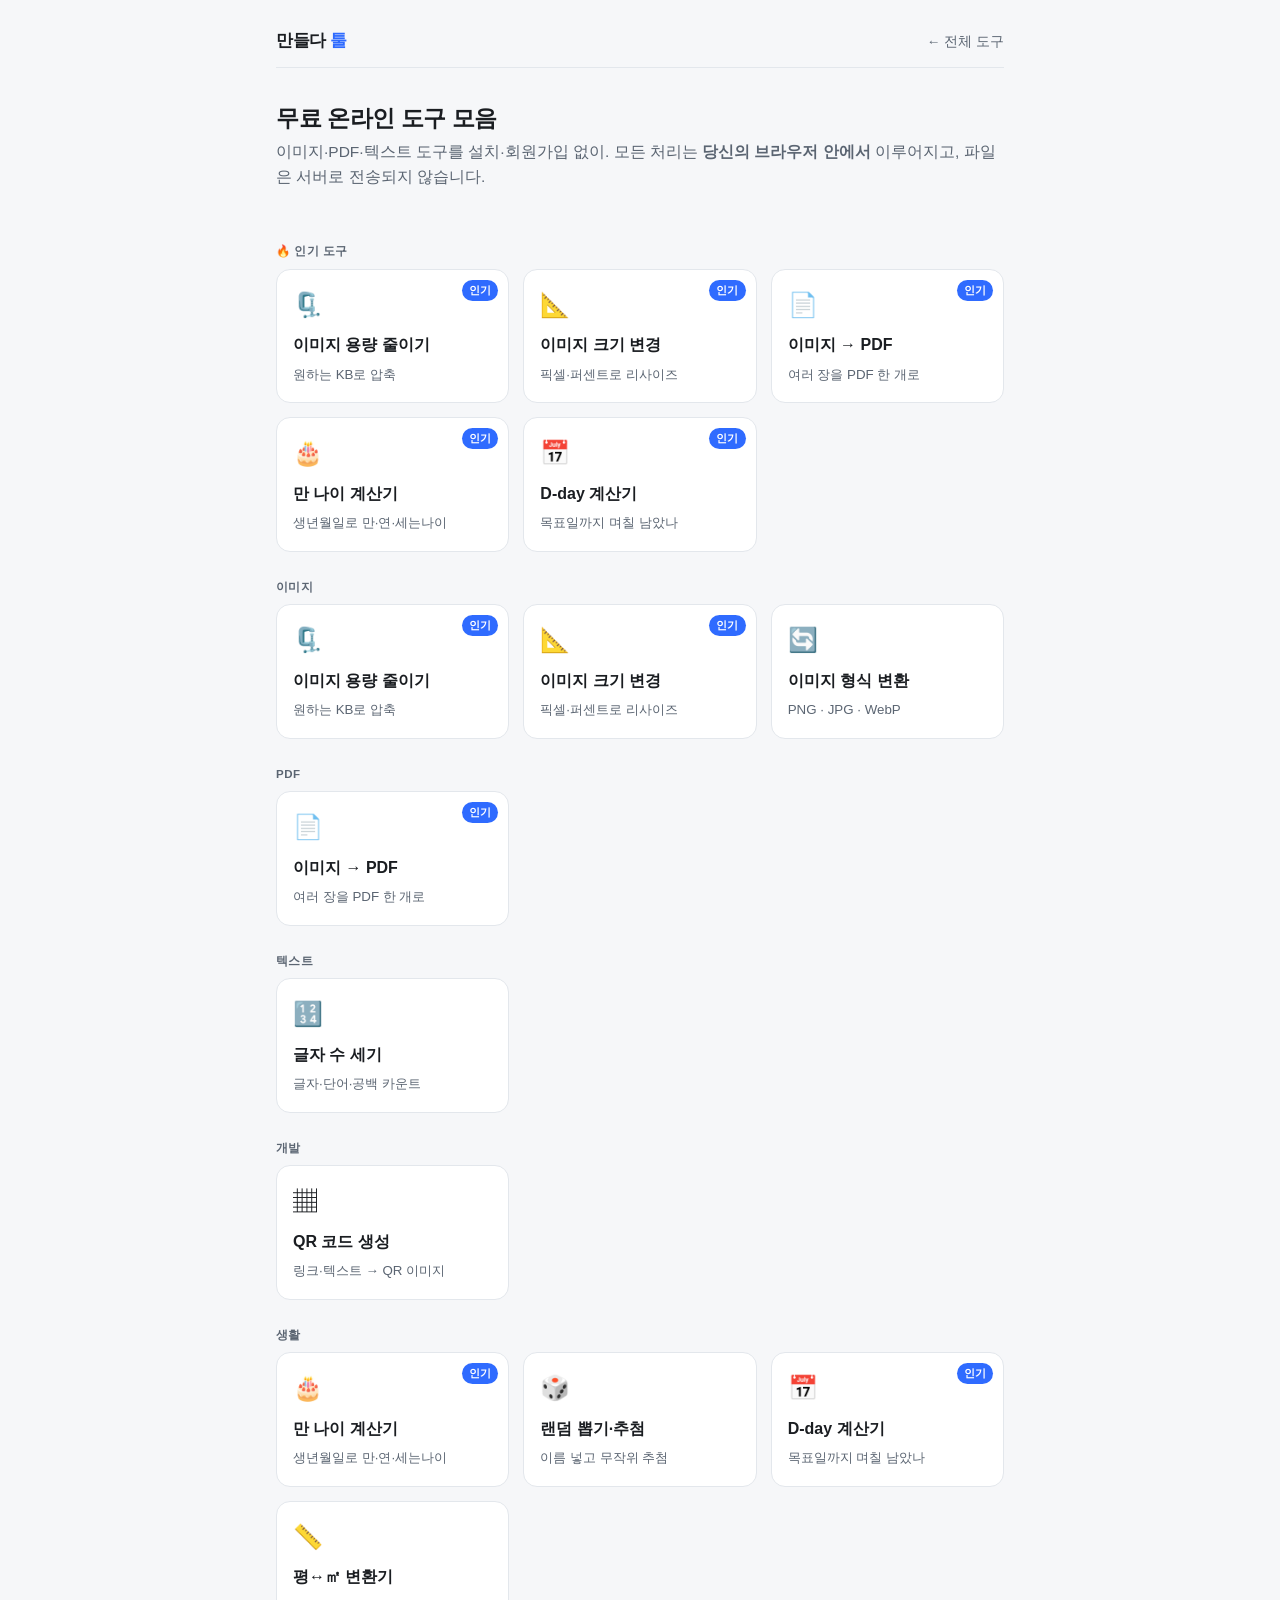
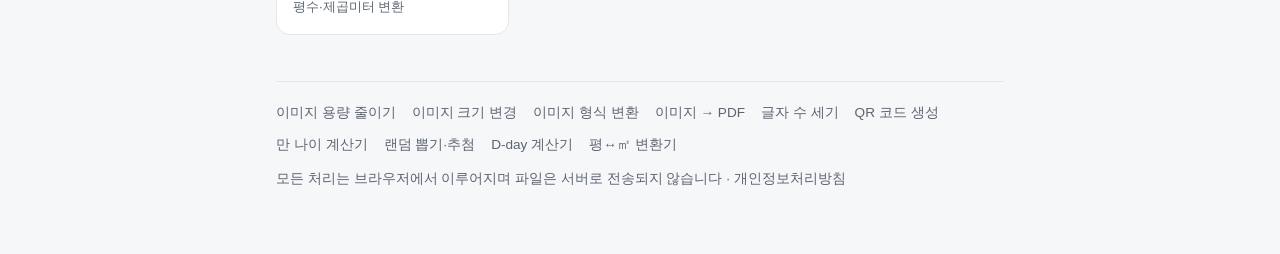
<file: index.html>
<!doctype html>
<html lang="ko">
<head>
<meta charset="utf-8">
<meta name="viewport" content="width=device-width, initial-scale=1">
<title>무료 온라인 도구 모음 — 이미지·PDF·텍스트 (업로드 없음)</title>
<meta name="description" content="이미지 압축·크기변경·형식변환, 이미지 PDF 변환, 글자 수 세기, QR 코드 생성 등 무료 온라인 도구. 파일이 서버에 업로드되지 않고 브라우저에서 바로 처리됩니다.">
<link rel="canonical" href="https://seam0814.github.io/img-compress/">
<link rel="stylesheet" href="style.css">
</head>
<body>
<div class="wrap">
  <div id="site-header"></div>
  <div class="hero">
    <h1>무료 온라인 도구 모음</h1>
    <p class="sub">이미지·PDF·텍스트 도구를 설치·회원가입 없이. 모든 처리는 <b>당신의 브라우저 안에서</b> 이루어지고, 파일은 서버로 전송되지 않습니다.</p>
  </div>
  <div id="tools"></div>
  <div id="site-footer"></div>
</div>
<script>window.SITE_ROOT="./";</script>
<script src="common.js"></script>
</body>
</html>
</file>
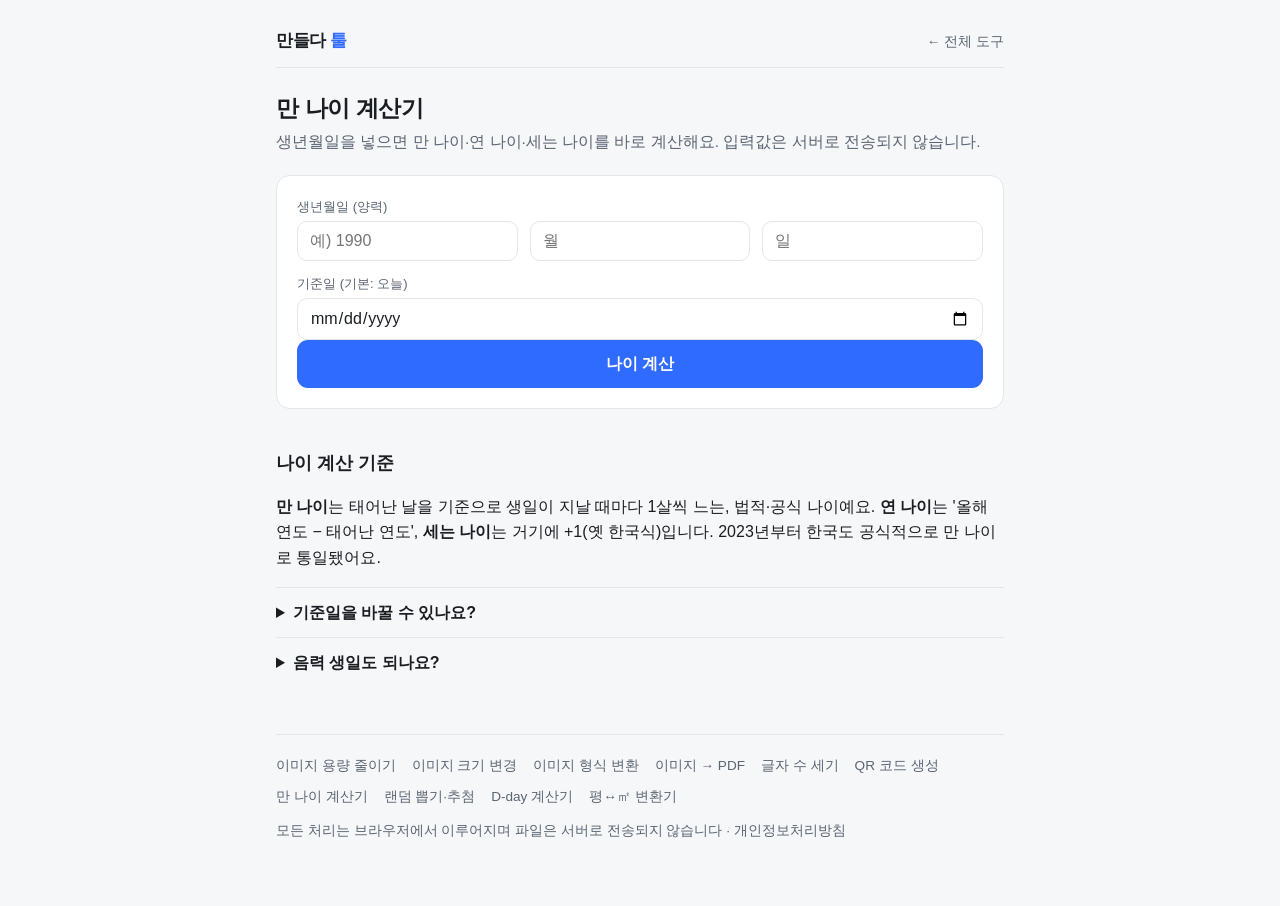
<file: age/index.html>
<!doctype html>
<html lang="ko">
<head>
<meta charset="utf-8">
<meta name="viewport" content="width=device-width, initial-scale=1">
<title>만 나이 계산기 — 생년월일로 만·연·세는나이 (무료)</title>
<meta name="description" content="생년월일을 넣으면 만 나이, 연 나이, 세는 나이를 바로 계산합니다. 특정 날짜 기준도 가능. 무료·회원가입 없이 브라우저에서 바로.">
<link rel="canonical" href="https://seam0814.github.io/img-compress/age/">
<link rel="stylesheet" href="../style.css">
</head>
<body>
<div class="wrap">
  <div id="site-header"></div>
  <h1>만 나이 계산기</h1>
  <p class="sub">생년월일을 넣으면 만 나이·연 나이·세는 나이를 바로 계산해요. 입력값은 서버로 전송되지 않습니다.</p>
  <div class="tool">
    <label>생년월일 (양력)</label>
    <div class="controls" style="margin-top:4px">
      <div class="field"><input id="y" type="number" inputmode="numeric" placeholder="예) 1990" min="1900" max="2100"></div>
      <div class="field"><input id="m" type="number" inputmode="numeric" placeholder="월" min="1" max="12"></div>
      <div class="field"><input id="d" type="number" inputmode="numeric" placeholder="일" min="1" max="31"></div>
    </div>
    <div class="field" style="margin-top:12px"><label for="base">기준일 (기본: 오늘)</label><input id="base" type="date"></div>
    <button class="btn" id="go">나이 계산</button>
    <div class="err" id="err"></div>
    <div class="result" id="result">
      <div class="stats">
        <div class="stat win"><b id="man">–</b><span>만 나이</span></div>
        <div class="stat"><b id="yeon">–</b><span>연 나이</span></div>
        <div class="stat"><b id="se">–</b><span>세는 나이</span></div>
      </div>
      <p class="note" id="meta"></p>
    </div>
  </div>
  <div class="copy">
    <h2>나이 계산 기준</h2>
    <p><b>만 나이</b>는 태어난 날을 기준으로 생일이 지날 때마다 1살씩 느는, 법적·공식 나이예요. <b>연 나이</b>는 '올해 연도 − 태어난 연도', <b>세는 나이</b>는 거기에 +1(옛 한국식)입니다. 2023년부터 한국도 공식적으로 만 나이로 통일됐어요.</p>
    <details><summary>기준일을 바꿀 수 있나요?</summary><p>네. 기준일을 특정 날짜로 바꾸면 그 날 기준 나이를 계산합니다(예: 입사일·시험일 기준).</p></details>
    <details><summary>음력 생일도 되나요?</summary><p>이 계산기는 양력 기준입니다. 음력 생일이면 양력으로 환산한 날짜를 넣어주세요.</p></details>
  </div>
  <div id="site-footer"></div>
</div>
<script>window.SITE_ROOT="../";</script>
<script src="../common.js"></script>
<script>
(function(){
  var $=function(s){return document.querySelector(s)};
  var y=$("#y"),m=$("#m"),d=$("#d"),base=$("#base"),err=$("#err"),result=$("#result");
  y.value=store.get("by","");m.value=store.get("bm","");d.value=store.get("bd","");
  y.addEventListener("input",function(){if(y.value.length>=4)m.focus()});
  m.addEventListener("input",function(){if(m.value.length>=2||+m.value>1)d.focus()});
  function showErr(t){err.textContent=t;err.classList.add("show")}
  $("#go").addEventListener("click",function(){
    err.classList.remove("show");result.classList.remove("show");
    var Y=+y.value,M=+m.value,D=+d.value;
    if(!(Y>=1900&&M>=1&&M<=12&&D>=1&&D<=31)){showErr("생년월일을 바르게 입력하세요.");return}
    store.set("by",y.value);store.set("bm",m.value);store.set("bd",d.value);track("age_calc");
    var b=new Date(Y,M-1,D), ref=base.value?new Date(base.value):new Date();
    if(isNaN(b.getTime())){showErr("날짜를 확인하세요.");return}
    var man=ref.getFullYear()-Y;
    var passed=(ref.getMonth()+1>M)||((ref.getMonth()+1===M)&&(ref.getDate()>=D));
    if(!passed)man--;
    $("#man").textContent=man+"세";
    $("#yeon").textContent=(ref.getFullYear()-Y)+"세";
    $("#se").textContent=(ref.getFullYear()-Y+1)+"세";
    var refMid=new Date(ref.getFullYear(),ref.getMonth(),ref.getDate());
    var ny=new Date(ref.getFullYear(),M-1,D);if(ny<refMid)ny=new Date(ref.getFullYear()+1,M-1,D);
    var dday=Math.round((ny-refMid)/86400000);
    $("#meta").textContent="다음 생일까지 "+(dday===0?"오늘! 🎂":"D-"+dday)+" · 기준일 "+(base.value||"오늘");
    result.classList.add("show");
  });
})();
</script>
</body>
</html>
</file>
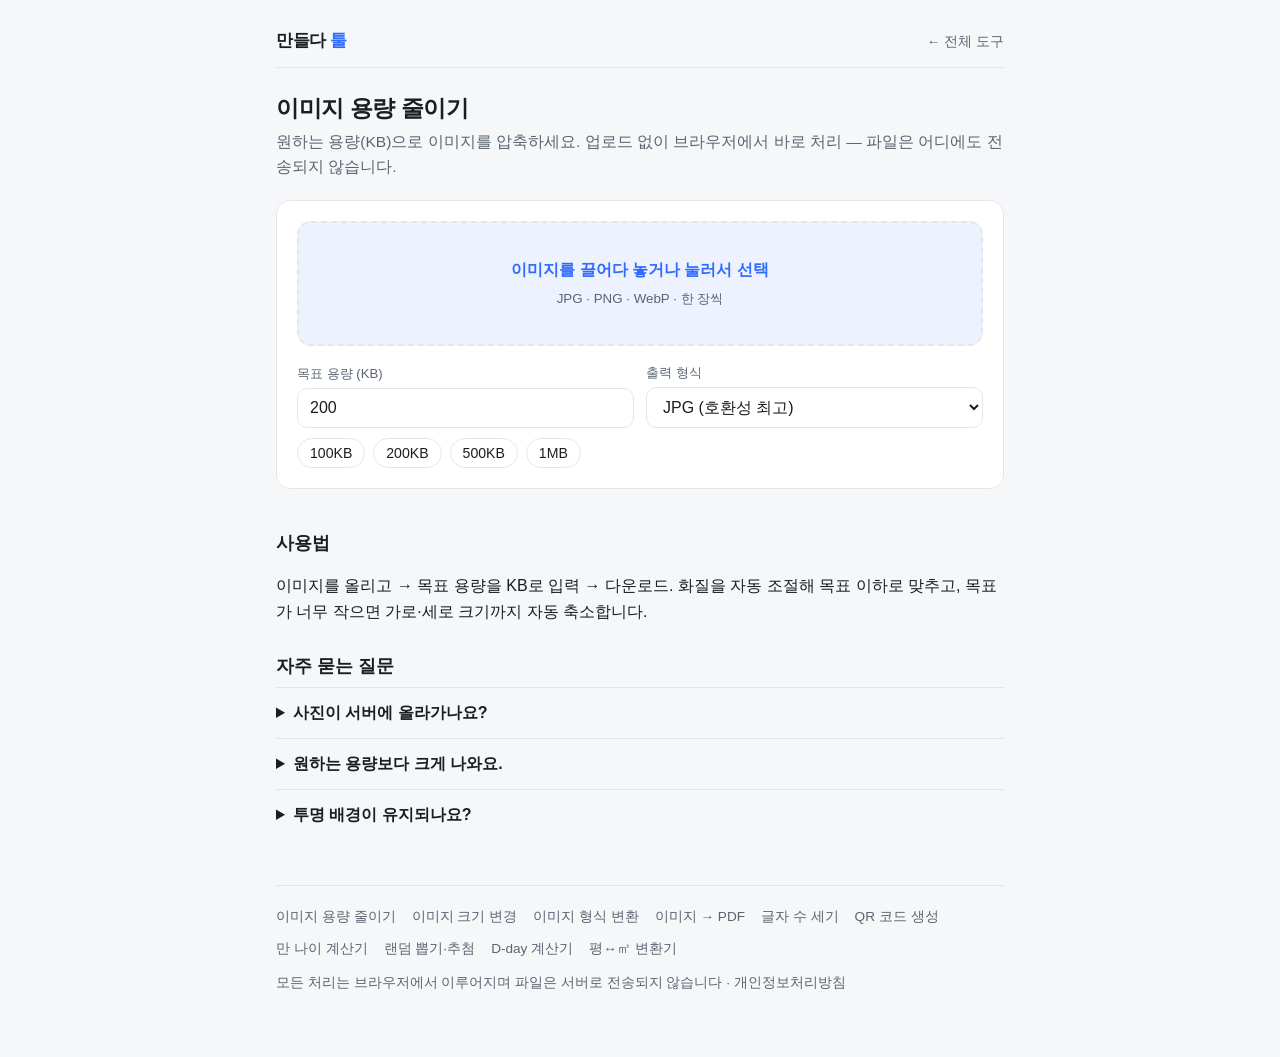
<file: compress/index.html>
<!doctype html>
<html lang="ko">
<head>
<meta charset="utf-8">
<meta name="viewport" content="width=device-width, initial-scale=1">
<title>이미지 용량 줄이기 — 원하는 KB로 압축 (무료·업로드 없음)</title>
<meta name="description" content="이미지를 원하는 용량(KB)으로 무료 압축. JPG·PNG·WebP 지원. 업로드 없이 브라우저에서 바로 처리. 이력서 사진·첨부 용량 제한에 딱.">
<link rel="canonical" href="https://seam0814.github.io/img-compress/compress/">
<link rel="stylesheet" href="../style.css">
</head>
<body>
<div class="wrap">
  <div id="site-header"></div>
  <h1>이미지 용량 줄이기</h1>
  <p class="sub">원하는 용량(KB)으로 이미지를 압축하세요. 업로드 없이 브라우저에서 바로 처리 — 파일은 어디에도 전송되지 않습니다.</p>
  <div class="tool">
    <div id="drop" class="drop">
      <strong>이미지를 끌어다 놓거나 눌러서 선택</strong>
      <small>JPG · PNG · WebP · 한 장씩</small>
      <input id="file" type="file" accept="image/*" hidden>
    </div>
    <div class="controls">
      <div class="field"><label for="target">목표 용량 (KB)</label><input id="target" type="number" min="5" step="5" value="200"></div>
      <div class="field"><label for="format">출력 형식</label><select id="format">
        <option value="image/jpeg">JPG (호환성 최고)</option><option value="image/webp">WebP (더 작게)</option></select></div>
    </div>
    <div class="presets" id="presets"><button data-kb="100">100KB</button><button data-kb="200">200KB</button><button data-kb="500">500KB</button><button data-kb="1024">1MB</button></div>
    <div class="busy" id="busy">압축 중…</div>
    <div class="err" id="err"></div>
    <div class="result" id="result">
      <img id="preview" class="preview" alt="압축 결과">
      <div class="stats"><div class="stat"><b id="sOrig">–</b><span>원본</span></div><div class="stat win"><b id="sNew">–</b><span>압축 후</span></div><div class="stat"><b id="sCut">–</b><span>절감</span></div></div>
      <a id="dl" class="btn" download>다운로드</a>
      <p class="note" id="meta"></p>
    </div>
  </div>
  <div class="copy">
    <h2>사용법</h2>
    <p>이미지를 올리고 → 목표 용량을 KB로 입력 → 다운로드. 화질을 자동 조절해 목표 이하로 맞추고, 목표가 너무 작으면 가로·세로 크기까지 자동 축소합니다.</p>
    <h2>자주 묻는 질문</h2>
    <details><summary>사진이 서버에 올라가나요?</summary><p>아니요. 압축은 전부 브라우저에서 처리되며 이미지는 전송되지 않습니다.</p></details>
    <details><summary>원하는 용량보다 크게 나와요.</summary><p>매우 작은 목표는 화질을 최저로 낮춰도 넘을 수 있어, 이때 이미지 크기를 자동 축소해 맞춥니다. 그래도 부족하면 목표를 조금 높이세요.</p></details>
    <details><summary>투명 배경이 유지되나요?</summary><p>JPG는 투명 영역이 흰색이 됩니다. 투명도를 유지하려면 WebP를 선택하세요.</p></details>
  </div>
  <div id="site-footer"></div>
</div>
<script>window.SITE_ROOT="../";</script>
<script src="../common.js"></script>
<script>
(function(){
  var $=function(s){return document.querySelector(s)};
  var drop=$("#drop"),fileInput=$("#file"),targetIn=$("#target"),fmtIn=$("#format"),busy=$("#busy"),err=$("#err"),result=$("#result"),preview=$("#preview"),dl=$("#dl"),meta=$("#meta"),sOrig=$("#sOrig"),sNew=$("#sNew"),sCut=$("#sCut");
  var lastFile=null,lastUrl=null;
  targetIn.value=store.get("cmp_kb",targetIn.value);fmtIn.value=store.get("cmp_fmt",fmtIn.value);
  dl.addEventListener("click",function(){track("download",{tool:"compress"})});
  var fmtKB=function(b){return b>=1048576?(b/1048576).toFixed(2)+" MB":Math.round(b/1024)+" KB"};
  function showErr(m){err.textContent=m;err.classList.add("show");busy.classList.remove("show")}
  drop.addEventListener("click",function(){fileInput.click()});
  fileInput.addEventListener("change",function(e){if(e.target.files[0])start(e.target.files[0])});
  ["dragenter","dragover"].forEach(function(ev){drop.addEventListener(ev,function(e){e.preventDefault();drop.classList.add("drag")})});
  ["dragleave","drop"].forEach(function(ev){drop.addEventListener(ev,function(e){e.preventDefault();drop.classList.remove("drag")})});
  drop.addEventListener("drop",function(e){var f=e.dataTransfer.files[0];if(f)start(f)});
  window.addEventListener("paste",function(e){var items=(e.clipboardData||{}).items||[];for(var i=0;i<items.length;i++){if(items[i].type.indexOf("image/")===0){start(items[i].getAsFile());break}}});
  $("#presets").addEventListener("click",function(e){var kb=e.target.getAttribute("data-kb");if(kb){targetIn.value=kb;if(lastFile)start(lastFile)}});
  targetIn.addEventListener("change",function(){store.set("cmp_kb",targetIn.value);if(lastFile)start(lastFile)});
  fmtIn.addEventListener("change",function(){store.set("cmp_fmt",fmtIn.value);if(lastFile)start(lastFile)});
  function toBlob(c,m,q){return new Promise(function(res){c.toBlob(function(b){res(b)},m,q)})}
  async function compress(bmp,target,mime){
    var scales=[1,.85,.72,.6,.5,.42,.35,.28,.22,.16,.12],best=null,bS=1,bQ=0,canvas=document.createElement("canvas"),ctx=canvas.getContext("2d");
    for(var s=0;s<scales.length;s++){var sc=scales[s];canvas.width=Math.max(1,Math.round(bmp.width*sc));canvas.height=Math.max(1,Math.round(bmp.height*sc));
      if(mime==="image/jpeg"){ctx.fillStyle="#fff";ctx.fillRect(0,0,canvas.width,canvas.height)}
      ctx.drawImage(bmp,0,0,canvas.width,canvas.height);
      var lo=.05,hi=.96,fit=null,fq=0;
      for(var i=0;i<8;i++){var q=(lo+hi)/2,blob=await toBlob(canvas,mime,q);if(!blob){hi=q;continue}
        if(blob.size<=target){fit=blob;fq=q;lo=q}else hi=q;
        if(!best||blob.size<best.size){best=blob;bS=sc;bQ=q}}
      if(fit)return{blob:fit,quality:fq,w:canvas.width,h:canvas.height,hit:true}}
    return{blob:best,quality:bQ,w:Math.round(bmp.width*bS),h:Math.round(bmp.height*bS),hit:false}}
  async function start(file){
    err.classList.remove("show");result.classList.remove("show");
    if(file.type.indexOf("image/")!==0){showErr("이미지 파일만 올릴 수 있어요.");return}
    var t=parseFloat(targetIn.value);if(!(t>0)){showErr("목표 용량을 숫자로 입력하세요.");return}
    lastFile=file;busy.classList.add("show");track("upload",{tool:"compress"});
    try{var bmp=await createImageBitmap(file),mime=fmtIn.value,out=await compress(bmp,t*1024,mime);if(bmp.close)bmp.close();
      if(!out.blob){showErr("압축 실패. 다른 이미지를 시도하세요.");return}
      if(lastUrl)URL.revokeObjectURL(lastUrl);lastUrl=URL.createObjectURL(out.blob);preview.src=lastUrl;
      var ext=mime==="image/webp"?"webp":"jpg",base=(file.name.replace(/\.[^.]+$/,"")||"image");
      dl.href=lastUrl;dl.download=base+"_compressed."+ext;
      sOrig.textContent=fmtKB(file.size);sNew.textContent=fmtKB(out.blob.size);
      sCut.textContent=Math.max(0,Math.round((1-out.blob.size/file.size)*100))+"%";
      meta.textContent=out.w+"×"+out.h+"px · 화질 "+Math.round(out.quality*100)+"% · "+ext.toUpperCase()+(out.hit?"":" · ⚠ 목표까지 못 줄임(최소)");
      busy.classList.remove("show");result.classList.add("show");
    }catch(ex){showErr("이미지를 읽지 못했어요. 지원하지 않는 형식일 수 있어요.");console.error(ex)}}
})();
</script>
</body>
</html>
</file>
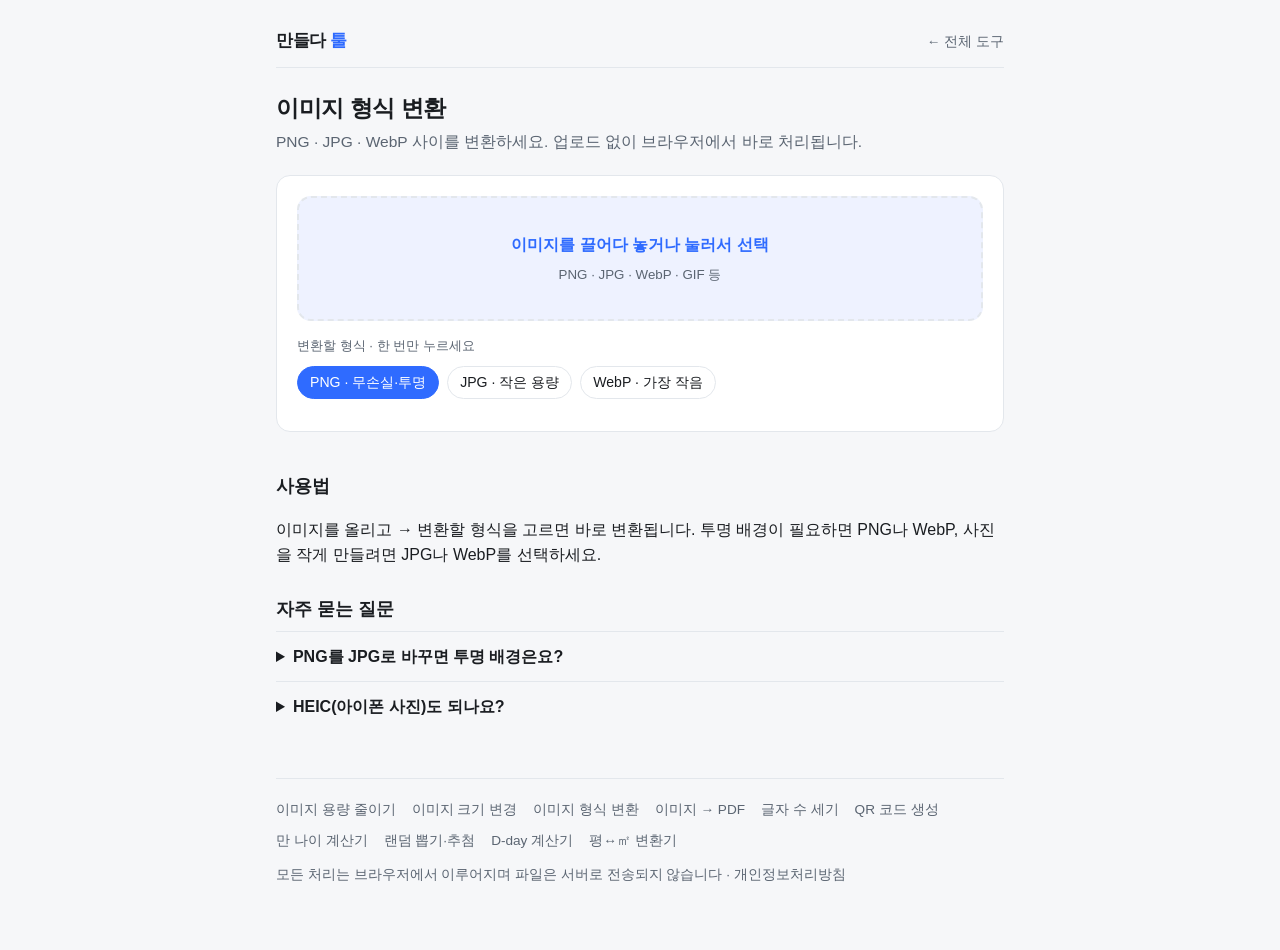
<file: convert/index.html>
<!doctype html>
<html lang="ko">
<head>
<meta charset="utf-8">
<meta name="viewport" content="width=device-width, initial-scale=1">
<title>이미지 형식 변환 — PNG · JPG · WebP (무료·업로드 없음)</title>
<meta name="description" content="이미지를 PNG, JPG, WebP로 서로 무료 변환. 업로드 없이 브라우저에서 바로 처리. PNG를 JPG로, WebP를 PNG로 등.">
<link rel="canonical" href="https://seam0814.github.io/img-compress/convert/">
<link rel="stylesheet" href="../style.css">
</head>
<body>
<div class="wrap">
  <div id="site-header"></div>
  <h1>이미지 형식 변환</h1>
  <p class="sub">PNG · JPG · WebP 사이를 변환하세요. 업로드 없이 브라우저에서 바로 처리됩니다.</p>
  <div class="tool">
    <div id="drop" class="drop"><strong>이미지를 끌어다 놓거나 눌러서 선택</strong><small>PNG · JPG · WebP · GIF 등</small><input id="file" type="file" accept="image/*" hidden></div>
    <label style="margin-top:14px">변환할 형식 · 한 번만 누르세요</label>
    <div class="presets" id="fmtchips">
      <button data-m="image/png">PNG · 무손실·투명</button>
      <button data-m="image/jpeg">JPG · 작은 용량</button>
      <button data-m="image/webp">WebP · 가장 작음</button>
    </div>
    <div class="controls" style="margin-top:12px">
      <div class="field" id="qField"><label for="q">화질 (JPG·WebP)</label><input id="q" type="range" min="10" max="100" value="90"><small class="note" id="qv" style="margin:2px 0 0">90%</small></div>
    </div>
    <div class="busy" id="busy">변환 중…</div>
    <div class="err" id="err"></div>
    <div class="result" id="result">
      <img id="preview" class="preview" alt="변환 결과">
      <div class="stats"><div class="stat"><b id="sFrom">–</b><span>원본</span></div><div class="stat win"><b id="sTo">–</b><span>변환 후</span></div><div class="stat"><b id="sSize">–</b><span>용량</span></div></div>
      <a id="dl" class="btn" download>다운로드</a>
    </div>
  </div>
  <div class="copy">
    <h2>사용법</h2>
    <p>이미지를 올리고 → 변환할 형식을 고르면 바로 변환됩니다. 투명 배경이 필요하면 PNG나 WebP, 사진을 작게 만들려면 JPG나 WebP를 선택하세요.</p>
    <h2>자주 묻는 질문</h2>
    <details><summary>PNG를 JPG로 바꾸면 투명 배경은요?</summary><p>JPG는 투명도를 지원하지 않아 투명 영역이 흰색으로 채워집니다. 투명도를 지키려면 PNG나 WebP로 변환하세요.</p></details>
    <details><summary>HEIC(아이폰 사진)도 되나요?</summary><p>브라우저가 HEIC를 지원하는 경우에만 가능합니다. 이 도구는 표준 웹 형식(PNG·JPG·WebP)에 최적화돼 있습니다.</p></details>
  </div>
  <div id="site-footer"></div>
</div>
<script>window.SITE_ROOT="../";</script>
<script src="../common.js"></script>
<script>
(function(){
  var $=function(s){return document.querySelector(s)};
  var drop=$("#drop"),fileInput=$("#file"),fmtchips=$("#fmtchips"),qIn=$("#q"),qv=$("#qv"),qField=$("#qField"),busy=$("#busy"),err=$("#err"),result=$("#result"),preview=$("#preview"),dl=$("#dl"),sFrom=$("#sFrom"),sTo=$("#sTo"),sSize=$("#sSize");
  var img=null,origName="image",origType="",lastUrl=null;
  var curFmt=store.get("cvt_fmt","image/png");qIn.value=store.get("cvt_q",qIn.value);
  dl.addEventListener("click",function(){track("download",{tool:"convert"})});
  var fmtKB=function(b){return b>=1048576?(b/1048576).toFixed(2)+" MB":Math.round(b/1024)+" KB"};
  var extOf=function(m){return m==="image/png"?"png":m==="image/webp"?"webp":"jpg"};
  function showErr(m){err.textContent=m;err.classList.add("show");busy.classList.remove("show")}
  drop.addEventListener("click",function(){fileInput.click()});
  fileInput.addEventListener("change",function(e){if(e.target.files[0])load(e.target.files[0])});
  ["dragenter","dragover"].forEach(function(ev){drop.addEventListener(ev,function(e){e.preventDefault();drop.classList.add("drag")})});
  ["dragleave","drop"].forEach(function(ev){drop.addEventListener(ev,function(e){e.preventDefault();drop.classList.remove("drag")})});
  drop.addEventListener("drop",function(e){var f=e.dataTransfer.files[0];if(f)load(f)});
  function upd(){var png=curFmt==="image/png";qField.style.display=png?"none":"";qv.textContent=qIn.value+"%";
    [].forEach.call(fmtchips.children,function(b){b.classList.toggle("on",b.getAttribute("data-m")===curFmt)})}
  fmtchips.addEventListener("click",function(e){var b=e.target;if(b.tagName!=="BUTTON")return;curFmt=b.getAttribute("data-m");store.set("cvt_fmt",curFmt);upd();render()});
  qIn.addEventListener("input",function(){qv.textContent=qIn.value+"%";store.set("cvt_q",qIn.value);render()});upd();
  function load(file){
    if(file.type.indexOf("image/")!==0){showErr("이미지 파일만 올릴 수 있어요.");return}
    origName=(file.name.replace(/\.[^.]+$/,"")||"image");origType=(file.type.split("/")[1]||"?").toUpperCase();
    track("upload",{tool:"convert"});
    var u=URL.createObjectURL(file);img=new Image();img.onload=function(){URL.revokeObjectURL(u);render()};img.onerror=function(){showErr("이미지를 읽지 못했어요.")};img.src=u}
  function render(){
    if(!img)return;err.classList.remove("show");busy.classList.add("show");
    var mime=curFmt,c=document.createElement("canvas");c.width=img.naturalWidth;c.height=img.naturalHeight;var ctx=c.getContext("2d");
    if(mime==="image/jpeg"){ctx.fillStyle="#fff";ctx.fillRect(0,0,c.width,c.height)}
    ctx.drawImage(img,0,0);
    var q=mime==="image/png"?undefined:parseInt(qIn.value)/100;
    c.toBlob(function(blob){busy.classList.remove("show");if(!blob){showErr("변환 실패");return}
      if(lastUrl)URL.revokeObjectURL(lastUrl);lastUrl=URL.createObjectURL(blob);preview.src=lastUrl;
      var ext=extOf(mime);dl.href=lastUrl;dl.download=origName+"."+ext;
      sFrom.textContent=origType;sTo.textContent=ext.toUpperCase();sSize.textContent=fmtKB(blob.size);
      result.classList.add("show")},mime,q)}
})();
</script>
</body>
</html>
</file>
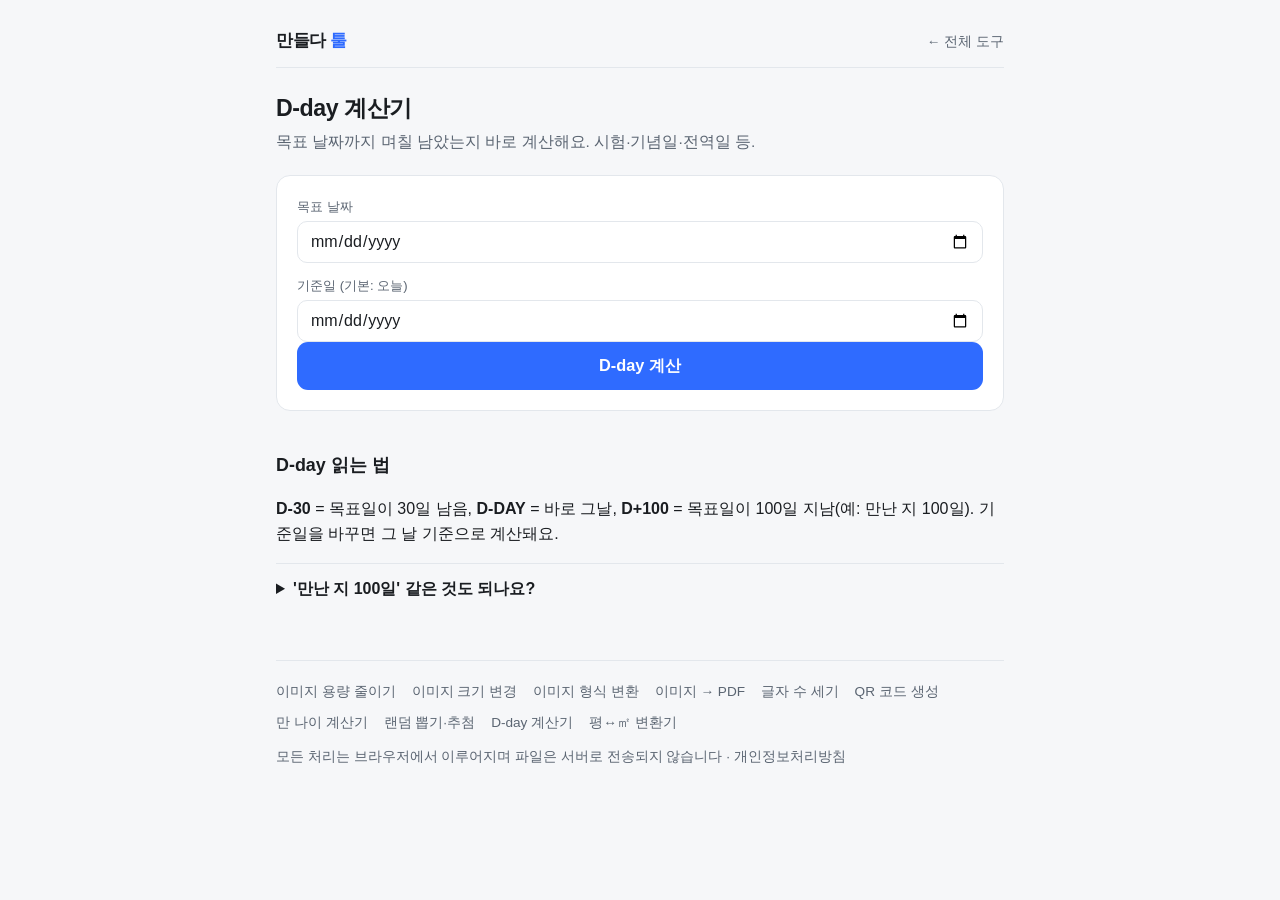
<file: dday/index.html>
<!doctype html>
<html lang="ko">
<head>
<meta charset="utf-8">
<meta name="viewport" content="width=device-width, initial-scale=1">
<title>D-day 계산기 — 목표일까지 며칠 남았나 (무료)</title>
<meta name="description" content="목표 날짜를 넣으면 오늘부터 며칠 남았는지(D-day), 몇 주·무슨 요일인지 바로 계산합니다. 시험·기념일·전역일 D-day. 무료·회원가입 없이.">
<link rel="canonical" href="https://seam0814.github.io/img-compress/dday/">
<link rel="stylesheet" href="../style.css">
</head>
<body>
<div class="wrap">
  <div id="site-header"></div>
  <h1>D-day 계산기</h1>
  <p class="sub">목표 날짜까지 며칠 남았는지 바로 계산해요. 시험·기념일·전역일 등.</p>
  <div class="tool">
    <div class="field"><label for="target">목표 날짜</label><input id="target" type="date"></div>
    <div class="field" style="margin-top:12px"><label for="base">기준일 (기본: 오늘)</label><input id="base" type="date"></div>
    <button class="btn" id="go">D-day 계산</button>
    <div class="err" id="err"></div>
    <div class="result" id="result">
      <div class="stats">
        <div class="stat win"><b id="dday">–</b><span>D-day</span></div>
        <div class="stat"><b id="days">–</b><span>총 일수</span></div>
        <div class="stat"><b id="dow">–</b><span>요일</span></div>
      </div>
      <p class="note" id="meta"></p>
    </div>
  </div>
  <div class="copy">
    <h2>D-day 읽는 법</h2>
    <p><b>D-30</b> = 목표일이 30일 남음, <b>D-DAY</b> = 바로 그날, <b>D+100</b> = 목표일이 100일 지남(예: 만난 지 100일). 기준일을 바꾸면 그 날 기준으로 계산돼요.</p>
    <details><summary>'만난 지 100일' 같은 것도 되나요?</summary><p>네. 목표 날짜에 시작일(처음 만난 날 등)을 넣으면 D+숫자로 며칠째인지 나와요.</p></details>
  </div>
  <div id="site-footer"></div>
</div>
<script>window.SITE_ROOT="../";</script>
<script src="../common.js"></script>
<script>
(function(){
  var $=function(s){return document.querySelector(s)};
  var target=$("#target"),base=$("#base"),err=$("#err"),result=$("#result");
  var DOW=["일","월","화","수","목","금","토"];
  function showErr(t){err.textContent=t;err.classList.add("show")}
  $("#go").addEventListener("click",function(){
    err.classList.remove("show");result.classList.remove("show");
    if(!target.value){showErr("목표 날짜를 선택하세요.");return}
    track("dday_calc");
    var t=new Date(target.value+"T00:00:00");
    var ref=base.value?new Date(base.value+"T00:00:00"):(function(){var n=new Date();return new Date(n.getFullYear(),n.getMonth(),n.getDate())})();
    var diff=Math.round((t-ref)/86400000);
    var label=diff>0?("D-"+diff):diff<0?("D+"+(-diff)):"D-DAY";
    $("#dday").textContent=label;
    $("#days").textContent=Math.abs(diff)+"일";
    $("#dow").textContent=DOW[t.getDay()]+"요일";
    var wk=Math.floor(Math.abs(diff)/7),rem=Math.abs(diff)%7;
    $("#meta").textContent=(diff>0?"목표일까지 ":diff<0?"목표일에서 ":"")+(diff!==0?(wk+"주 "+rem+"일":"")+" · ":"")+"목표일 "+target.value+" ("+DOW[t.getDay()]+")";
    result.classList.add("show");
  });
})();
</script>
</body>
</html>
</file>
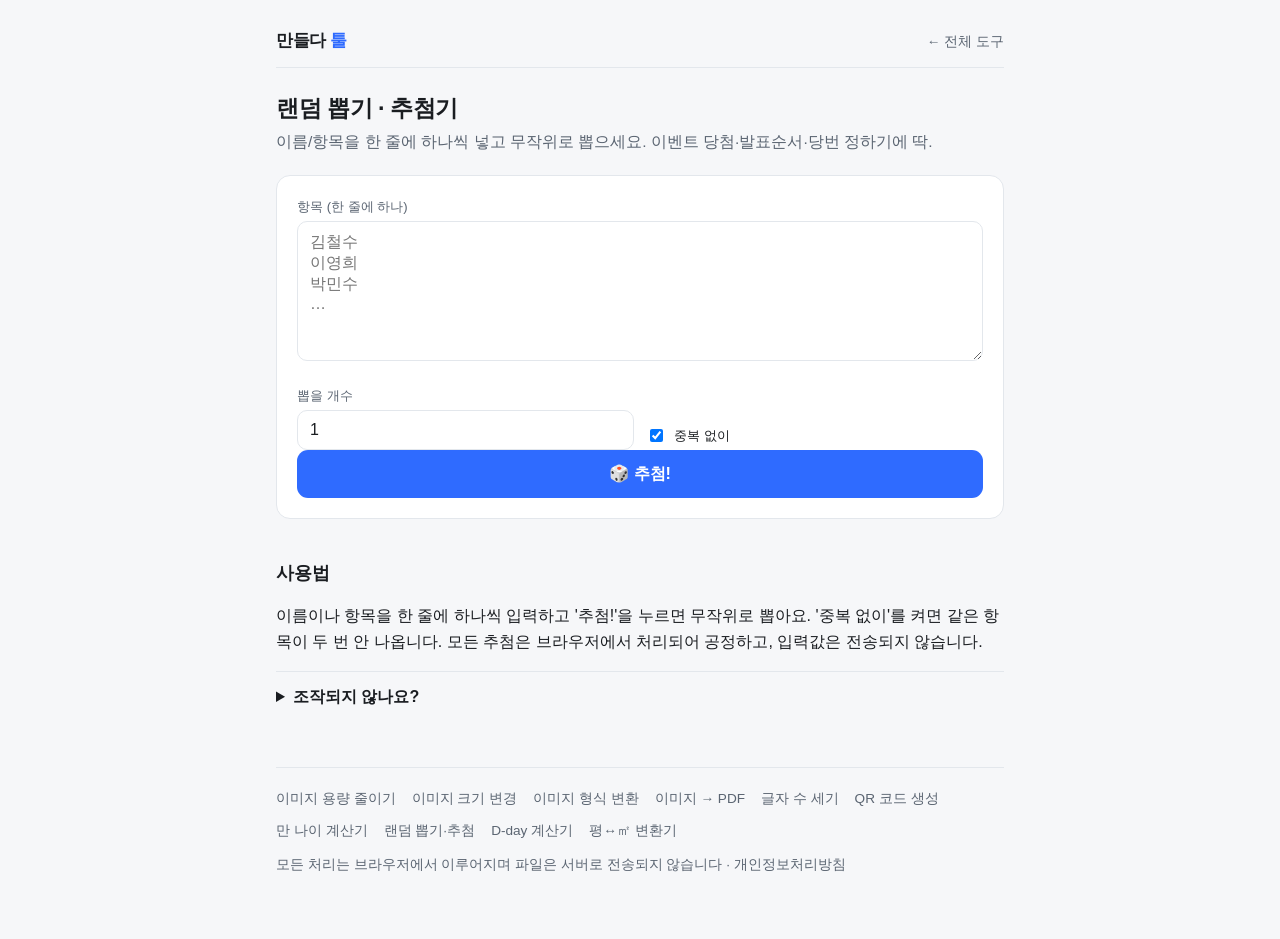
<file: pick/index.html>
<!doctype html>
<html lang="ko">
<head>
<meta charset="utf-8">
<meta name="viewport" content="width=device-width, initial-scale=1">
<title>랜덤 뽑기·추첨기 — 이름 넣고 무작위 추첨 (무료)</title>
<meta name="description" content="이름이나 항목을 넣으면 무작위로 추첨합니다. 이벤트 당첨자, 발표 순서, 청소 당번 정하기에 딱. 무료·회원가입 없이 브라우저에서.">
<link rel="canonical" href="https://seam0814.github.io/img-compress/pick/">
<link rel="stylesheet" href="../style.css">
</head>
<body>
<div class="wrap">
  <div id="site-header"></div>
  <h1>랜덤 뽑기 · 추첨기</h1>
  <p class="sub">이름/항목을 한 줄에 하나씩 넣고 무작위로 뽑으세요. 이벤트 당첨·발표순서·당번 정하기에 딱.</p>
  <div class="tool">
    <label for="items">항목 (한 줄에 하나)</label>
    <textarea id="items" placeholder="김철수&#10;이영희&#10;박민수&#10;…" style="min-height:140px"></textarea>
    <div class="controls">
      <div class="field"><label for="n">뽑을 개수</label><input id="n" type="number" inputmode="numeric" value="1" min="1"></div>
      <div class="field"><label style="display:flex;align-items:center;gap:8px;color:var(--fg)"><input type="checkbox" id="uniq" checked style="width:auto"> 중복 없이</label></div>
    </div>
    <button class="btn" id="go">🎲 추첨!</button>
    <div class="err" id="err"></div>
    <div class="result" id="result">
      <div class="reading" id="picked" style="text-align:center;font-size:1.15rem"></div>
      <button class="btn sec" id="again">다시 뽑기</button>
    </div>
  </div>
  <div class="copy">
    <h2>사용법</h2>
    <p>이름이나 항목을 한 줄에 하나씩 입력하고 '추첨!'을 누르면 무작위로 뽑아요. '중복 없이'를 켜면 같은 항목이 두 번 안 나옵니다. 모든 추첨은 브라우저에서 처리되어 공정하고, 입력값은 전송되지 않습니다.</p>
    <details><summary>조작되지 않나요?</summary><p>브라우저의 난수(Math.random)로 그 자리에서 뽑습니다. 서버로 보내지 않아 외부 개입이 없습니다.</p></details>
  </div>
  <div id="site-footer"></div>
</div>
<script>window.SITE_ROOT="../";</script>
<script src="../common.js"></script>
<script>
(function(){
  var $=function(s){return document.querySelector(s)};
  var items=$("#items"),n=$("#n"),uniq=$("#uniq"),err=$("#err"),result=$("#result"),picked=$("#picked");
  items.value=store.get("pick_items","");
  function showErr(t){err.textContent=t;err.classList.add("show")}
  function draw(){
    err.classList.remove("show");result.classList.remove("show");
    var list=items.value.split("\n").map(function(s){return s.trim()}).filter(Boolean);
    if(!list.length){showErr("항목을 한 줄에 하나씩 입력하세요.");return}
    store.set("pick_items",items.value);
    var k=Math.max(1,parseInt(n.value)||1),pool=list.slice(),out=[];
    if(uniq.checked){
      k=Math.min(k,pool.length);
      for(var i=0;i<k;i++){var idx=Math.floor(Math.random()*pool.length);out.push(pool.splice(idx,1)[0])}
    }else{for(var j=0;j<k;j++)out.push(pool[Math.floor(Math.random()*pool.length)])}
    track("pick");
    picked.innerHTML=out.map(function(x,i){return '<div>'+(out.length>1?(i+1)+'. ':'🎉 ')+x+'</div>'}).join("");
    result.classList.add("show");
  }
  $("#go").addEventListener("click",draw);
  $("#again").addEventListener("click",draw);
})();
</script>
</body>
</html>
</file>
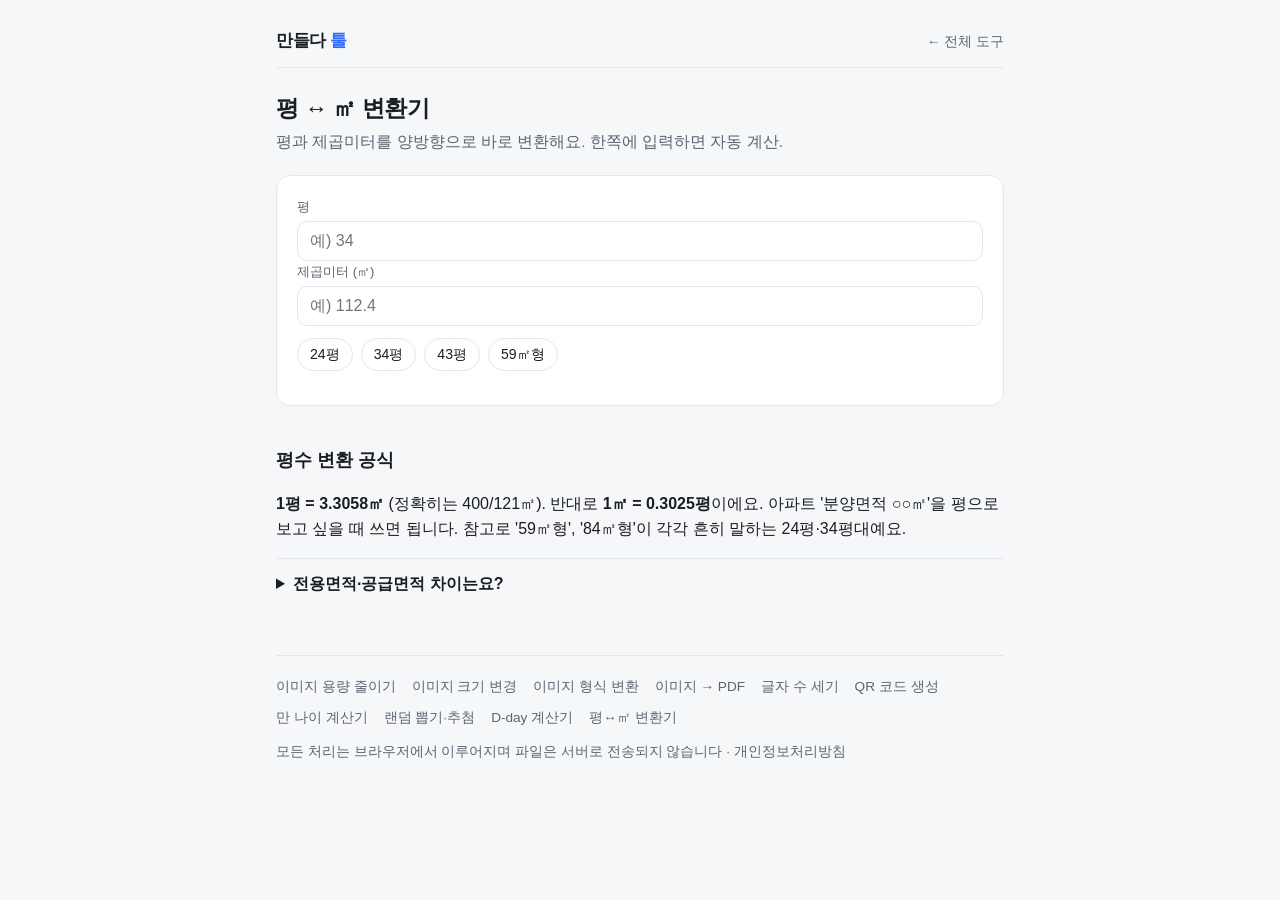
<file: pyeong/index.html>
<!doctype html>
<html lang="ko">
<head>
<meta charset="utf-8">
<meta name="viewport" content="width=device-width, initial-scale=1">
<title>평 ↔ 제곱미터(㎡) 변환기 — 평수 계산 (무료)</title>
<meta name="description" content="평과 제곱미터(㎡)를 양방향으로 바로 변환합니다. 아파트·부동산 평수 계산에 딱. 무료·회원가입 없이 브라우저에서.">
<link rel="canonical" href="https://seam0814.github.io/img-compress/pyeong/">
<link rel="stylesheet" href="../style.css">
</head>
<body>
<div class="wrap">
  <div id="site-header"></div>
  <h1>평 ↔ ㎡ 변환기</h1>
  <p class="sub">평과 제곱미터를 양방향으로 바로 변환해요. 한쪽에 입력하면 자동 계산.</p>
  <div class="tool">
    <div class="row2">
      <div class="field"><label for="py">평</label><input id="py" type="number" inputmode="decimal" placeholder="예) 34"></div>
      <div class="field"><label for="m2">제곱미터 (㎡)</label><input id="m2" type="number" inputmode="decimal" placeholder="예) 112.4"></div>
    </div>
    <div class="presets" id="presets" style="margin-top:12px">
      <button data-py="24">24평</button><button data-py="34">34평</button><button data-py="43">43평</button><button data-py="59">59㎡형</button>
    </div>
    <p class="note" id="meta" style="text-align:left;margin-top:14px"></p>
  </div>
  <div class="copy">
    <h2>평수 변환 공식</h2>
    <p><b>1평 = 3.3058㎡</b> (정확히는 400/121㎡). 반대로 <b>1㎡ = 0.3025평</b>이에요. 아파트 '분양면적 ○○㎡'을 평으로 보고 싶을 때 쓰면 됩니다. 참고로 '59㎡형', '84㎡형'이 각각 흔히 말하는 24평·34평대예요.</p>
    <details><summary>전용면적·공급면적 차이는요?</summary><p>이 변환기는 숫자 단위만 바꿔줘요. '전용 84㎡'인지 '공급 112㎡'인지는 분양 정보를 확인하세요(같은 집도 기준에 따라 평수가 달라 보입니다).</p></details>
  </div>
  <div id="site-footer"></div>
</div>
<script>window.SITE_ROOT="../";</script>
<script src="../common.js"></script>
<script>
(function(){
  var $=function(s){return document.querySelector(s)};
  var py=$("#py"),m2=$("#m2"),meta=$("#meta"),R=3.305785;
  function fromPy(){var v=parseFloat(py.value);if(isNaN(v)){m2.value="";meta.textContent="";return}
    m2.value=(v*R).toFixed(2);info(v,v*R)}
  function fromM2(){var v=parseFloat(m2.value);if(isNaN(v)){py.value="";meta.textContent="";return}
    py.value=(v/R).toFixed(2);info(v/R,v)}
  function info(p,m){meta.innerHTML="<b>"+p.toFixed(2)+"평</b> = <b>"+m.toFixed(2)+"㎡</b> · 1평 = 3.3058㎡";track("pyeong")}
  py.addEventListener("input",fromPy);m2.addEventListener("input",fromM2);
  $("#presets").addEventListener("click",function(e){var v=e.target.getAttribute("data-py");if(v){py.value=v;fromPy()}});
})();
</script>
</body>
</html>
</file>
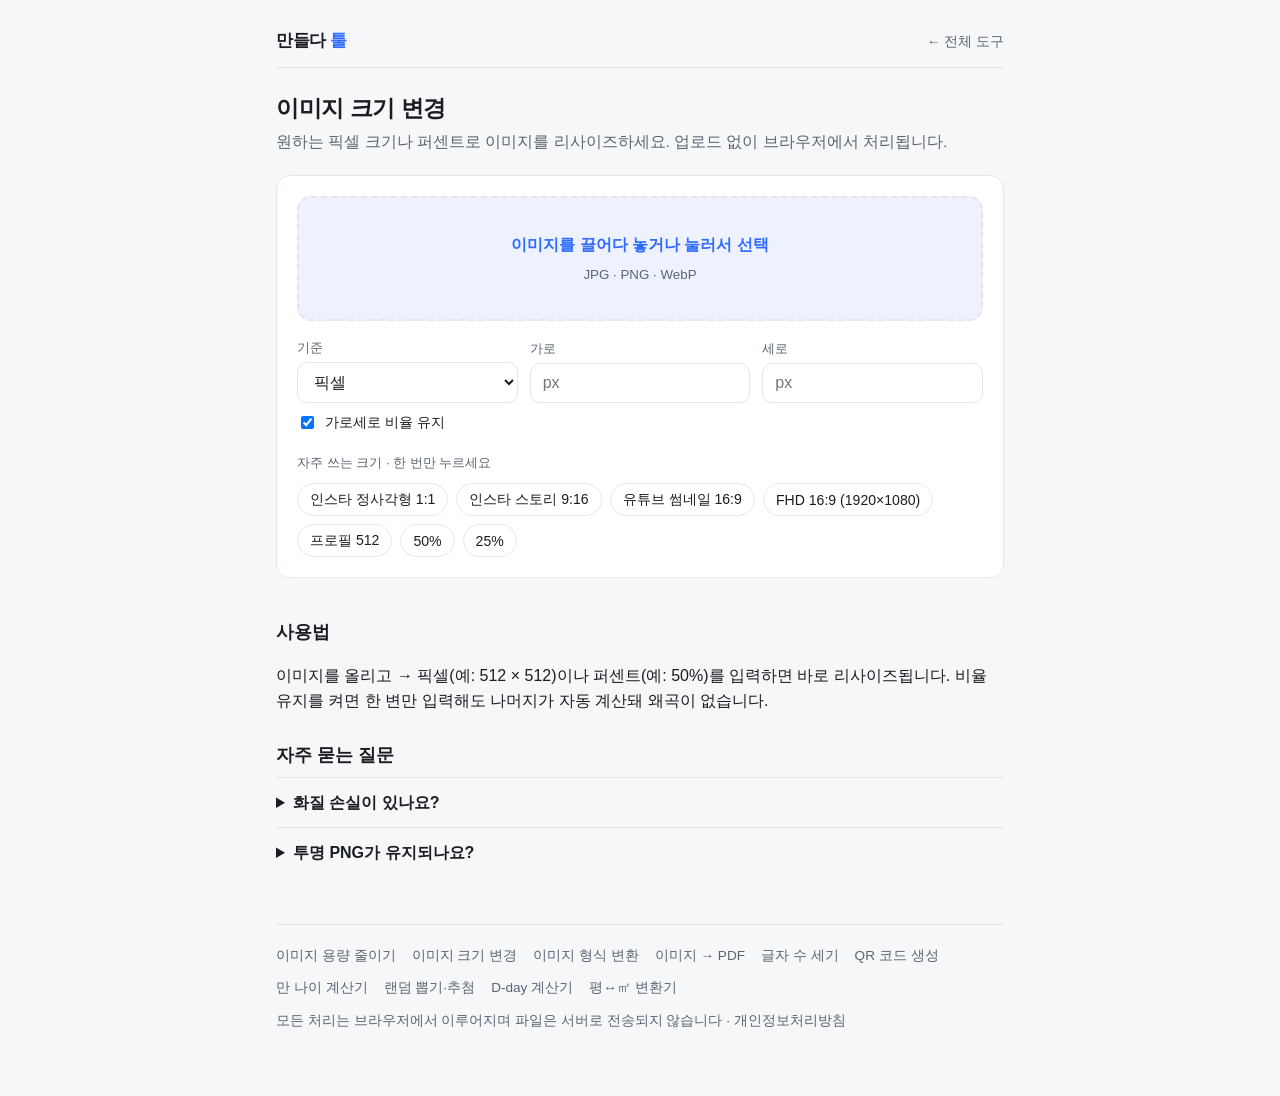
<file: resize/index.html>
<!doctype html>
<html lang="ko">
<head>
<meta charset="utf-8">
<meta name="viewport" content="width=device-width, initial-scale=1">
<title>이미지 크기 변경 — 픽셀·퍼센트 리사이즈 (무료·업로드 없음)</title>
<meta name="description" content="이미지 크기를 원하는 픽셀(예: 512×512)이나 퍼센트로 무료 변경. 가로세로 비율 유지 옵션. 업로드 없이 브라우저에서 바로 처리.">
<link rel="canonical" href="https://seam0814.github.io/img-compress/resize/">
<link rel="stylesheet" href="../style.css">
</head>
<body>
<div class="wrap">
  <div id="site-header"></div>
  <h1>이미지 크기 변경</h1>
  <p class="sub">원하는 픽셀 크기나 퍼센트로 이미지를 리사이즈하세요. 업로드 없이 브라우저에서 처리됩니다.</p>
  <div class="tool">
    <div id="drop" class="drop"><strong>이미지를 끌어다 놓거나 눌러서 선택</strong><small>JPG · PNG · WebP</small><input id="file" type="file" accept="image/*" hidden></div>
    <div class="controls">
      <div class="field"><label for="mode">기준</label><select id="mode"><option value="px">픽셀</option><option value="pct">퍼센트</option></select></div>
      <div class="field" id="wField"><label for="w">가로</label><input id="w" type="number" min="1" placeholder="px"></div>
      <div class="field" id="hField"><label for="h">세로</label><input id="h" type="number" min="1" placeholder="px"></div>
      <div class="field" id="pField" style="display:none"><label for="pct">배율 (%)</label><input id="pct" type="number" min="1" value="50"></div>
    </div>
    <div class="controls" style="margin-top:8px"><label style="display:flex;align-items:center;gap:8px;font-size:.9rem;color:var(--fg)"><input type="checkbox" id="ratio" checked style="width:auto"> 가로세로 비율 유지</label></div>
    <label style="margin-top:14px">자주 쓰는 크기 · 한 번만 누르세요</label>
    <div class="presets" id="presets">
      <button data-w="1080" data-h="1080">인스타 정사각형 1:1</button>
      <button data-w="1080" data-h="1920">인스타 스토리 9:16</button>
      <button data-w="1280" data-h="720">유튜브 썸네일 16:9</button>
      <button data-w="1920" data-h="1080">FHD 16:9 (1920×1080)</button>
      <button data-w="512" data-h="512">프로필 512</button>
      <button data-pct="50">50%</button>
      <button data-pct="25">25%</button>
    </div>
    <div class="busy" id="busy">처리 중…</div>
    <div class="err" id="err"></div>
    <div class="result" id="result">
      <img id="preview" class="preview" alt="리사이즈 결과">
      <div class="stats"><div class="stat"><b id="sDim">–</b><span>새 크기</span></div><div class="stat"><b id="sOrigDim">–</b><span>원본 크기</span></div><div class="stat win"><b id="sSize">–</b><span>용량</span></div></div>
      <a id="dl" class="btn" download>다운로드</a>
    </div>
  </div>
  <div class="copy">
    <h2>사용법</h2>
    <p>이미지를 올리고 → 픽셀(예: 512 × 512)이나 퍼센트(예: 50%)를 입력하면 바로 리사이즈됩니다. 비율 유지를 켜면 한 변만 입력해도 나머지가 자동 계산돼 왜곡이 없습니다.</p>
    <h2>자주 묻는 질문</h2>
    <details><summary>화질 손실이 있나요?</summary><p>축소는 손실이 거의 없습니다. 확대(원본보다 크게)는 픽셀이 늘어나 흐려질 수 있습니다.</p></details>
    <details><summary>투명 PNG가 유지되나요?</summary><p>네, PNG로 저장하면 투명도가 유지됩니다.</p></details>
  </div>
  <div id="site-footer"></div>
</div>
<script>window.SITE_ROOT="../";</script>
<script src="../common.js"></script>
<script>
(function(){
  var $=function(s){return document.querySelector(s)};
  var drop=$("#drop"),fileInput=$("#file"),mode=$("#mode"),wIn=$("#w"),hIn=$("#h"),pct=$("#pct"),ratio=$("#ratio"),busy=$("#busy"),err=$("#err"),result=$("#result"),preview=$("#preview"),dl=$("#dl"),sDim=$("#sDim"),sOrigDim=$("#sOrigDim"),sSize=$("#sSize");
  var wField=$("#wField"),hField=$("#hField"),pField=$("#pField");
  var img=null,natW=0,natH=0,lastUrl=null,origName="image";
  dl.addEventListener("click",function(){track("download",{tool:"resize"})});
  var fmtKB=function(b){return b>=1048576?(b/1048576).toFixed(2)+" MB":Math.round(b/1024)+" KB"};
  function showErr(m){err.textContent=m;err.classList.add("show");busy.classList.remove("show")}
  drop.addEventListener("click",function(){fileInput.click()});
  fileInput.addEventListener("change",function(e){if(e.target.files[0])load(e.target.files[0])});
  ["dragenter","dragover"].forEach(function(ev){drop.addEventListener(ev,function(e){e.preventDefault();drop.classList.add("drag")})});
  ["dragleave","drop"].forEach(function(ev){drop.addEventListener(ev,function(e){e.preventDefault();drop.classList.remove("drag")})});
  drop.addEventListener("drop",function(e){var f=e.dataTransfer.files[0];if(f)load(f)});
  function toggleFields(){var px=mode.value==="px";wField.style.display=hField.style.display=px?"":"none";pField.style.display=px?"none":""}
  mode.addEventListener("change",function(){toggleFields();render()});
  document.getElementById("presets").addEventListener("click",function(e){var b=e.target;if(b.tagName!=="BUTTON")return;
    if(b.getAttribute("data-pct")){mode.value="pct";toggleFields();pct.value=b.getAttribute("data-pct")}
    else{mode.value="px";toggleFields();wIn.value=b.getAttribute("data-w");hIn.value=b.getAttribute("data-h")}
    render()});
  [wIn,hIn,pct,ratio].forEach(function(el){el.addEventListener("input",function(){if(ratio.checked&&natW&&this!==pct){if(this===wIn)hIn.value=Math.round(wIn.value*natH/natW)||"";else wIn.value=Math.round(hIn.value*natW/natH)||""}render()})});
  function load(file){
    if(file.type.indexOf("image/")!==0){showErr("이미지 파일만 올릴 수 있어요.");return}
    origName=(file.name.replace(/\.[^.]+$/,"")||"image");track("upload",{tool:"resize"});
    var u=URL.createObjectURL(file);img=new Image();img.onload=function(){natW=img.naturalWidth;natH=img.naturalHeight;wIn.value=natW;hIn.value=natH;URL.revokeObjectURL(u);render()};img.onerror=function(){showErr("이미지를 읽지 못했어요.")};img.src=u}
  function render(){
    if(!img)return;err.classList.remove("show");
    var tw,th;
    if(mode.value==="pct"){var p=parseFloat(pct.value)/100;tw=Math.round(natW*p);th=Math.round(natH*p)}
    else{tw=parseInt(wIn.value)||0;th=parseInt(hIn.value)||0}
    if(!(tw>0&&th>0)){result.classList.remove("show");return}
    var c=document.createElement("canvas");c.width=tw;c.height=th;var ctx=c.getContext("2d");ctx.imageSmoothingQuality="high";ctx.drawImage(img,0,0,tw,th);
    var mime=/png/i.test(origName)?"image/png":"image/png"; // 기본 PNG로 무손실 저장
    c.toBlob(function(blob){if(!blob){showErr("변환 실패");return}
      if(lastUrl)URL.revokeObjectURL(lastUrl);lastUrl=URL.createObjectURL(blob);preview.src=lastUrl;
      dl.href=lastUrl;dl.download=origName+"_"+tw+"x"+th+".png";
      sDim.textContent=tw+"×"+th;sOrigDim.textContent=natW+"×"+natH;sSize.textContent=fmtKB(blob.size);
      result.classList.add("show")},mime)}
})();
</script>
</body>
</html>
</file>
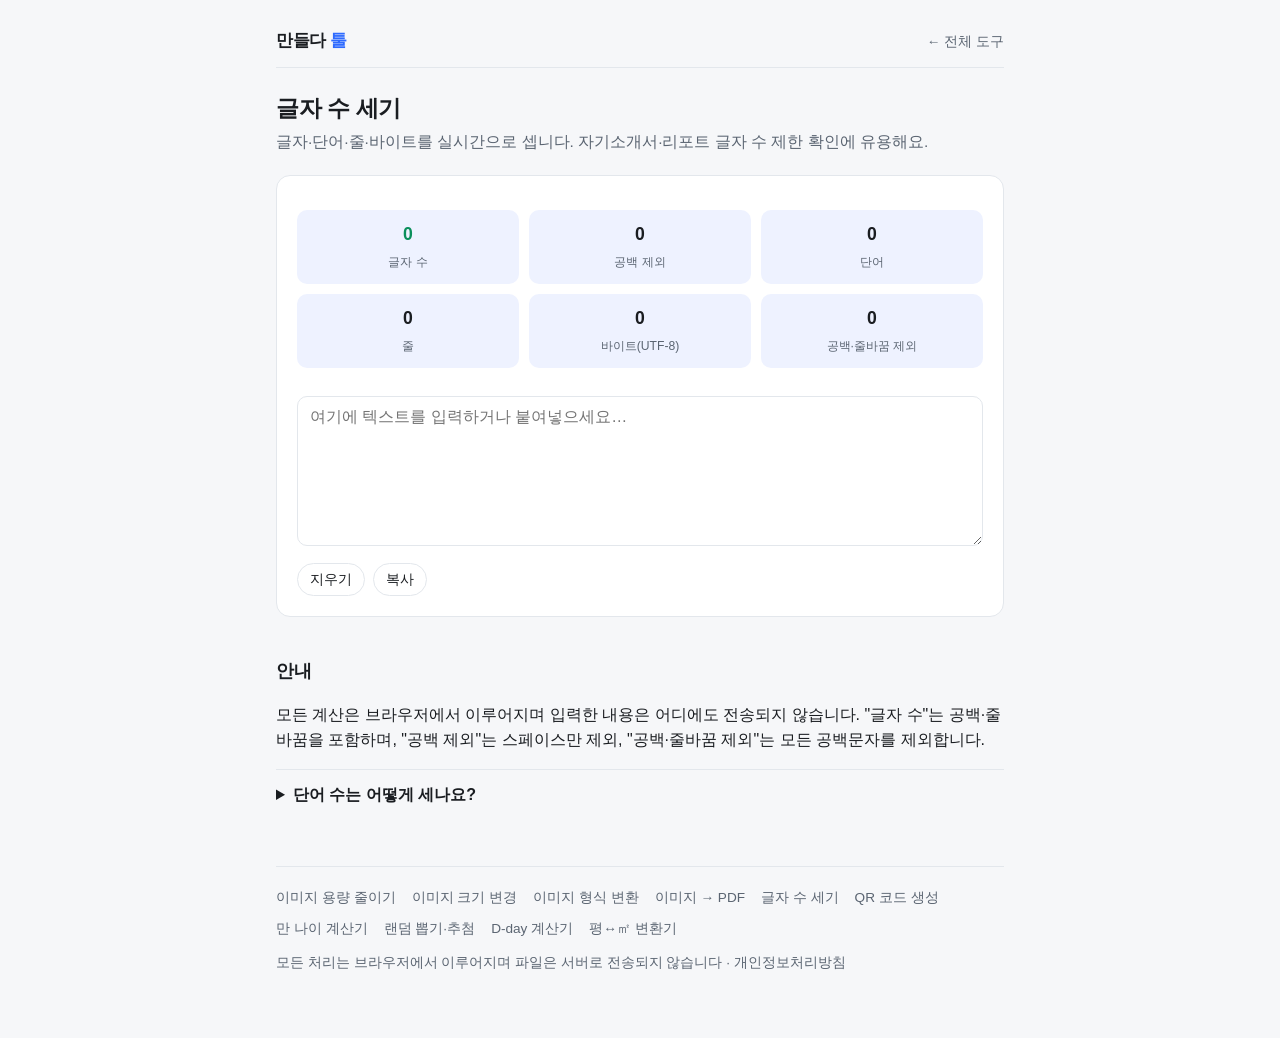
<file: word-count/index.html>
<!doctype html>
<html lang="ko">
<head>
<meta charset="utf-8">
<meta name="viewport" content="width=device-width, initial-scale=1">
<title>글자 수 세기 — 글자·단어·공백 카운트 (무료)</title>
<meta name="description" content="글자 수, 공백 제외 글자 수, 단어 수, 줄 수, 바이트를 실시간으로 세는 무료 도구. 자기소개서·리포트 글자 수 제한 확인에 딱. 브라우저에서 바로 처리.">
<link rel="canonical" href="https://seam0814.github.io/img-compress/word-count/">
<link rel="stylesheet" href="../style.css">
</head>
<body>
<div class="wrap">
  <div id="site-header"></div>
  <h1>글자 수 세기</h1>
  <p class="sub">글자·단어·줄·바이트를 실시간으로 셉니다. 자기소개서·리포트 글자 수 제한 확인에 유용해요.</p>
  <div class="tool">
    <div class="stats" style="grid-template-columns:repeat(3,1fr)">
      <div class="stat win"><b id="cChar">0</b><span>글자 수</span></div>
      <div class="stat"><b id="cNoSpace">0</b><span>공백 제외</span></div>
      <div class="stat"><b id="cWord">0</b><span>단어</span></div>
      <div class="stat"><b id="cLine">0</b><span>줄</span></div>
      <div class="stat"><b id="cByte">0</b><span>바이트(UTF-8)</span></div>
      <div class="stat"><b id="cNoBlank">0</b><span>공백·줄바꿈 제외</span></div>
    </div>
    <textarea id="ta" placeholder="여기에 텍스트를 입력하거나 붙여넣으세요…" style="margin-top:14px"></textarea>
    <div class="presets" style="margin-top:10px"><button id="clear">지우기</button><button id="copy">복사</button></div>
  </div>
  <div class="copy">
    <h2>안내</h2>
    <p>모든 계산은 브라우저에서 이루어지며 입력한 내용은 어디에도 전송되지 않습니다. "글자 수"는 공백·줄바꿈을 포함하며, "공백 제외"는 스페이스만 제외, "공백·줄바꿈 제외"는 모든 공백문자를 제외합니다.</p>
    <details><summary>단어 수는 어떻게 세나요?</summary><p>공백으로 구분된 덩어리를 1단어로 셉니다. 한국어처럼 띄어쓰기가 적은 글은 어절 기준이 됩니다.</p></details>
  </div>
  <div id="site-footer"></div>
</div>
<script>window.SITE_ROOT="../";</script>
<script src="../common.js"></script>
<script>
(function(){
  var $=function(s){return document.querySelector(s)},ta=$("#ta");
  var enc=new TextEncoder();
  function upd(){var t=ta.value;
    $("#cChar").textContent=t.length;
    $("#cNoSpace").textContent=t.replace(/ /g,"").length;
    $("#cNoBlank").textContent=t.replace(/\s/g,"").length;
    var w=t.trim().length?t.trim().split(/\s+/).length:0;$("#cWord").textContent=w;
    $("#cLine").textContent=t.length?t.split(/\n/).length:0;
    $("#cByte").textContent=enc.encode(t).length}
  ta.addEventListener("input",upd);
  $("#clear").addEventListener("click",function(){ta.value="";upd();ta.focus()});
  $("#copy").addEventListener("click",function(){ta.select();try{document.execCommand("copy")}catch(e){}
    if(navigator.clipboard)navigator.clipboard.writeText(ta.value)});
  upd();
})();
</script>
</body>
</html>
</file>
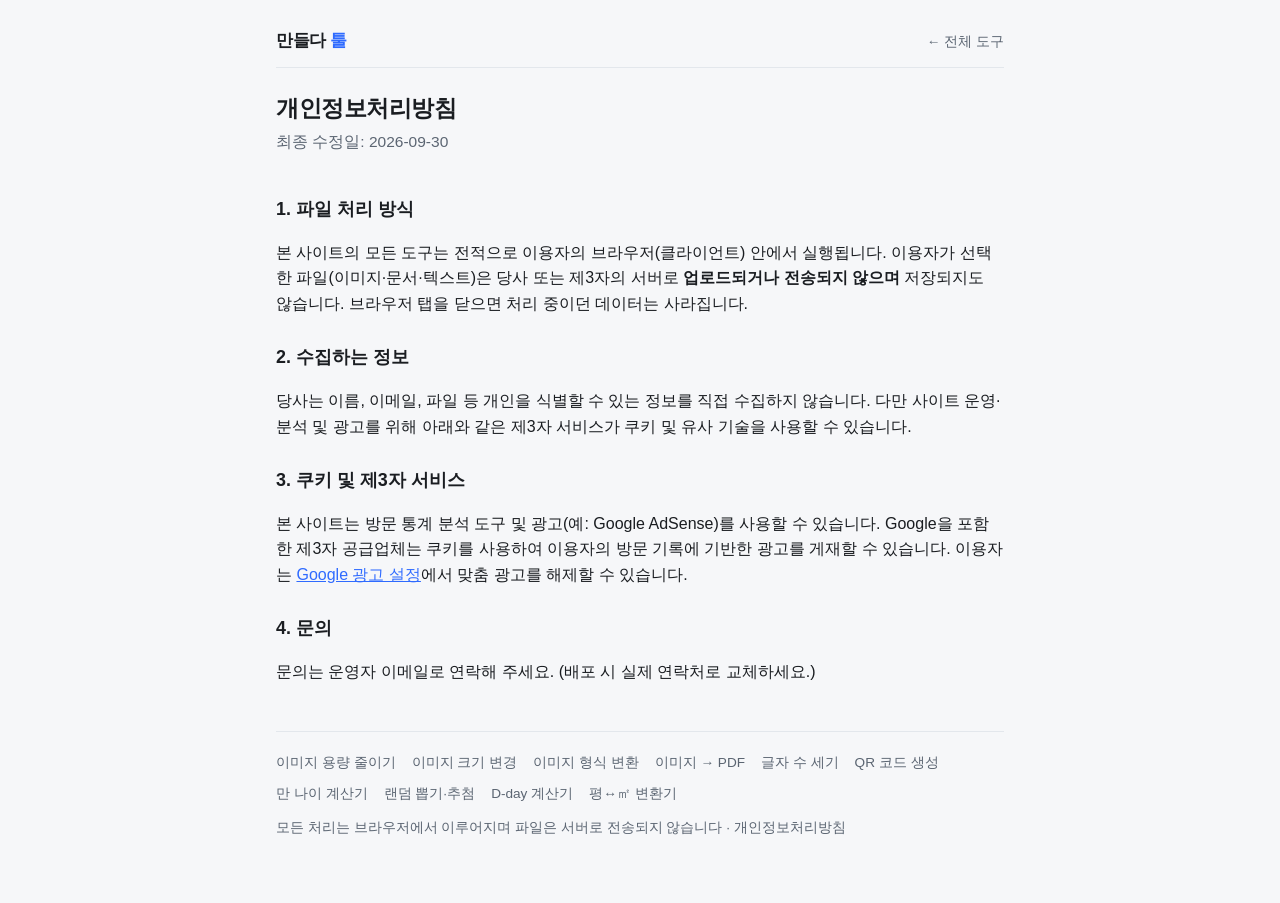
<file: privacy.html>
<!doctype html>
<html lang="ko">
<head>
<meta charset="utf-8">
<meta name="viewport" content="width=device-width, initial-scale=1">
<title>개인정보처리방침 — 무료 온라인 도구 모음</title>
<meta name="description" content="온라인 도구 모음의 개인정보처리방침. 업로드된 파일은 서버로 전송되지 않으며 브라우저에서만 처리됩니다.">
<link rel="stylesheet" href="style.css">
</head>
<body>
<div class="wrap">
  <div id="site-header"></div>
  <h1>개인정보처리방침</h1>
  <p class="sub">최종 수정일: 2026-09-30</p>
  <div class="copy">
    <h2>1. 파일 처리 방식</h2>
    <p>본 사이트의 모든 도구는 전적으로 이용자의 브라우저(클라이언트) 안에서 실행됩니다. 이용자가 선택한 파일(이미지·문서·텍스트)은 당사 또는 제3자의 서버로 <strong>업로드되거나 전송되지 않으며</strong> 저장되지도 않습니다. 브라우저 탭을 닫으면 처리 중이던 데이터는 사라집니다.</p>
    <h2>2. 수집하는 정보</h2>
    <p>당사는 이름, 이메일, 파일 등 개인을 식별할 수 있는 정보를 직접 수집하지 않습니다. 다만 사이트 운영·분석 및 광고를 위해 아래와 같은 제3자 서비스가 쿠키 및 유사 기술을 사용할 수 있습니다.</p>
    <h2>3. 쿠키 및 제3자 서비스</h2>
    <p>본 사이트는 방문 통계 분석 도구 및 광고(예: Google AdSense)를 사용할 수 있습니다. Google을 포함한 제3자 공급업체는 쿠키를 사용하여 이용자의 방문 기록에 기반한 광고를 게재할 수 있습니다. 이용자는 <a href="https://www.google.com/settings/ads" target="_blank" rel="noopener">Google 광고 설정</a>에서 맞춤 광고를 해제할 수 있습니다.</p>
    <h2>4. 문의</h2>
    <p>문의는 운영자 이메일로 연락해 주세요. (배포 시 실제 연락처로 교체하세요.)</p>
  </div>
  <div id="site-footer"></div>
</div>
<script>window.SITE_ROOT="./";</script>
<script src="common.js"></script>
</body>
</html>
</file>
<file: style.css>
:root{
  --bg:#f6f7f9; --card:#ffffff; --fg:#1a1d21; --muted:#5b6572;
  --border:#e3e7ec; --accent:#2f6bff; --accent-fg:#fff;
  --drop:#eef2ff; --ok:#0a8f5b; --radius:14px;
}
@media (prefers-color-scheme:dark){:root:not([data-theme="light"]){
  --bg:#0f1216;--card:#171b21;--fg:#e8ecf1;--muted:#98a2b0;
  --border:#262c34;--accent:#4d82ff;--drop:#1a2233;--ok:#33c88b;}}
:root[data-theme="dark"]{--bg:#0f1216;--card:#171b21;--fg:#e8ecf1;--muted:#98a2b0;
  --border:#262c34;--accent:#4d82ff;--drop:#1a2233;--ok:#33c88b;}
*{box-sizing:border-box}
body{margin:0;background:var(--bg);color:var(--fg);
  font-family:-apple-system,BlinkMacSystemFont,"Segoe UI",Roboto,"Apple SD Gothic Neo","Noto Sans KR",sans-serif;line-height:1.6}
a{color:var(--accent)}
.wrap{max-width:760px;margin:0 auto;padding:16px 16px 64px}
/* site header nav */
.sitehead{display:flex;align-items:center;justify-content:space-between;
  padding:12px 0;border-bottom:1px solid var(--border);margin-bottom:22px}
.brand{font-weight:700;letter-spacing:-.02em;text-decoration:none;color:var(--fg);font-size:1.05rem}
.brand span{color:var(--accent)}
.sitehead .home{font-size:.85rem;text-decoration:none;color:var(--muted)}
/* headings */
h1{font-size:1.45rem;margin:.1em 0 .1em;letter-spacing:-.02em}
p.sub{color:var(--muted);margin:.2em 0 1.3em;font-size:.97rem}
/* tool card */
.tool{background:var(--card);border:1px solid var(--border);border-radius:var(--radius);padding:20px}
.drop{border:2px dashed var(--border);border-radius:var(--radius);background:var(--drop);
  padding:34px 16px;text-align:center;cursor:pointer;transition:.15s}
.drop.drag{border-color:var(--accent);transform:scale(1.005)}
.drop strong{color:var(--accent)}
.drop small{display:block;color:var(--muted);margin-top:6px}
.controls{display:flex;flex-wrap:wrap;gap:12px;margin-top:16px;align-items:flex-end}
.field{flex:1 1 150px;min-width:130px}
label{display:block;font-size:.82rem;color:var(--muted);margin-bottom:4px}
input,select,textarea{width:100%;padding:10px 12px;border:1px solid var(--border);border-radius:10px;
  background:var(--card);color:var(--fg);font-size:1rem;font-family:inherit}
textarea{min-height:150px;resize:vertical}
.presets{display:flex;gap:8px;flex-wrap:wrap;margin-top:10px}
.presets button{border:1px solid var(--border);background:transparent;color:var(--fg);
  padding:6px 12px;border-radius:999px;cursor:pointer;font-size:.88rem}
.presets button:hover{border-color:var(--accent);color:var(--accent)}
.presets button.on{background:var(--accent);color:#fff;border-color:var(--accent)}
.result{margin-top:20px;display:none}
.result.show{display:block}
.preview{width:100%;max-height:340px;object-fit:contain;border-radius:10px;border:1px solid var(--border);background:#0002}
.stats{display:grid;grid-template-columns:repeat(3,1fr);gap:10px;margin:14px 0}
.stat{background:var(--drop);border-radius:10px;padding:10px 12px;text-align:center}
.stat b{display:block;font-size:1.1rem} .stat span{color:var(--muted);font-size:.76rem}
.stat.win b{color:var(--ok)}
.btn{display:inline-block;width:100%;text-align:center;background:var(--accent);color:var(--accent-fg);
  border:none;padding:13px;border-radius:11px;font-size:1.02rem;font-weight:600;cursor:pointer;text-decoration:none}
.btn:hover{opacity:.92}
.btn.sec{background:transparent;color:var(--accent);border:1px solid var(--border)}
.note{font-size:.85rem;color:var(--muted);margin-top:14px;text-align:center}
.err{color:#d33;font-size:.9rem;margin-top:10px;display:none}
.err.show{display:block}
.busy{color:var(--muted);text-align:center;margin-top:14px;display:none}
.busy.show{display:block}
/* copy / FAQ */
.copy{margin-top:40px}
.copy h2{font-size:1.12rem;margin:1.5em 0 .4em}
details{border-top:1px solid var(--border);padding:12px 0}
details summary{cursor:pointer;font-weight:600}
details p{color:var(--muted);margin:.6em 0 0}
/* hub */
.hero{padding:8px 0 6px}
.grid{display:grid;grid-template-columns:repeat(auto-fill,minmax(200px,1fr));gap:14px;margin-top:8px}
.toolcard{position:relative;display:block;text-decoration:none;color:var(--fg);background:var(--card);
  border:1px solid var(--border);border-radius:var(--radius);padding:16px;transition:.15s}
.pop{position:absolute;top:10px;right:10px;background:var(--accent);color:#fff;
  font-size:.66rem;font-weight:700;padding:2px 7px;border-radius:999px;letter-spacing:.02em}
.toolcard:hover{border-color:var(--accent);transform:translateY(-2px)}
.toolcard .ic{font-size:1.5rem}
.toolcard b{display:block;margin:8px 0 3px}
.toolcard small{color:var(--muted)}
.cat{font-size:.72rem;color:var(--muted);text-transform:uppercase;letter-spacing:.04em;margin-top:26px;margin-bottom:8px;font-weight:600}
/* footer nav */
.sitefoot{margin-top:46px;padding-top:20px;border-top:1px solid var(--border);font-size:.85rem;color:var(--muted)}
.sitefoot .fnav{display:flex;flex-wrap:wrap;gap:10px 16px;margin-bottom:12px}
.sitefoot a{color:var(--muted);text-decoration:none}
.sitefoot a:hover{color:var(--accent)}
</file>
